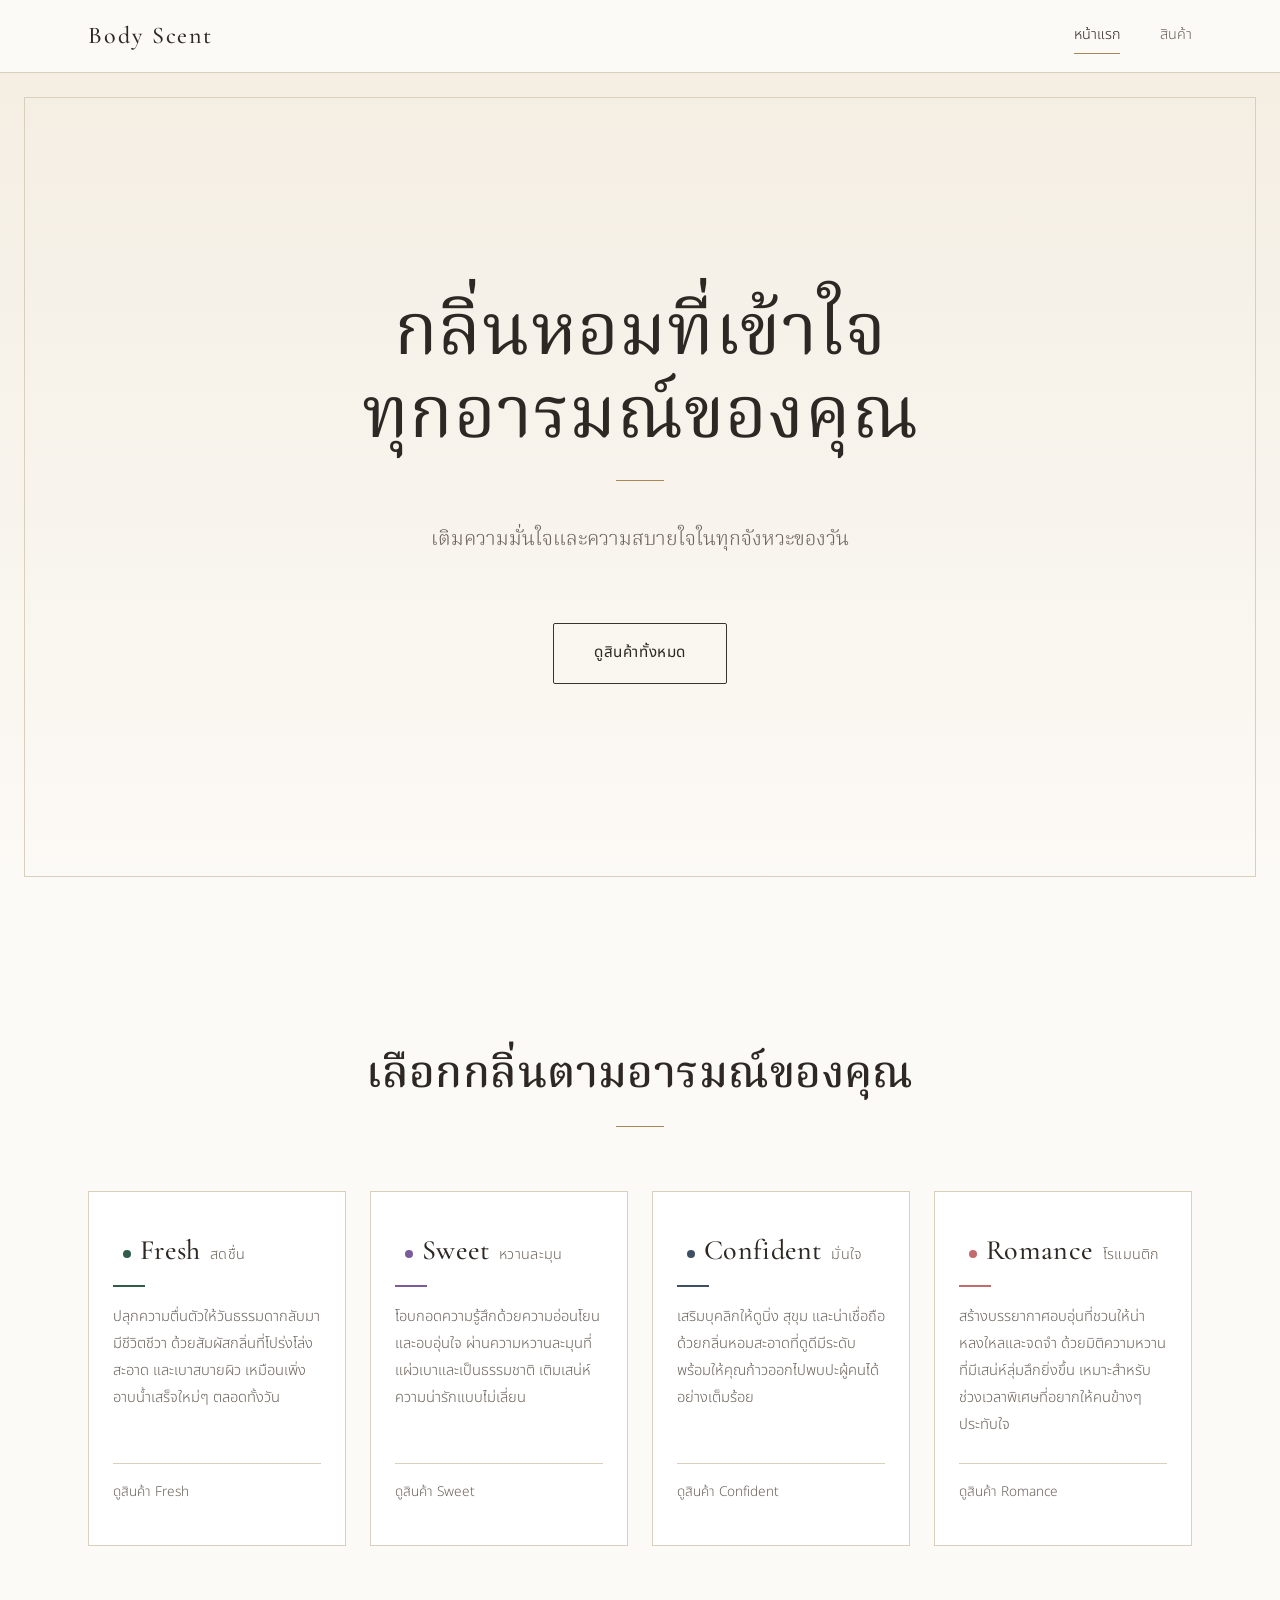
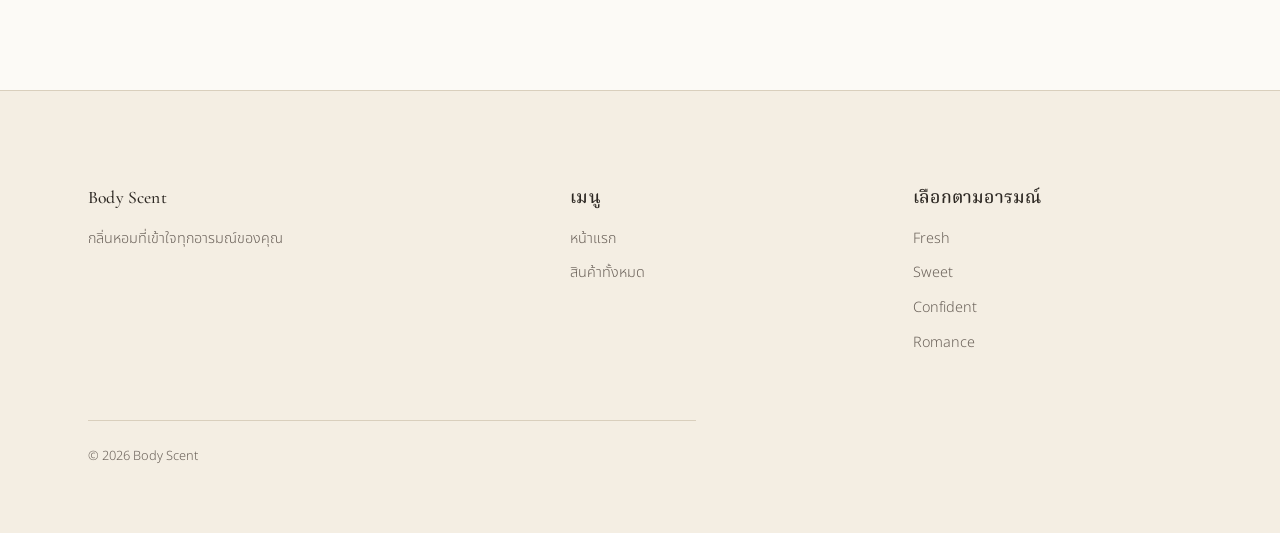
<file: index.html>
<!DOCTYPE html>
<html lang="th">
<head>
  <meta charset="UTF-8">
  <meta name="viewport" content="width=device-width, initial-scale=1">
  <title>Body Scent | น้ำหอมฉีดตัวและโรลออน</title>
  <meta name="description" content="กลิ่นหอมที่เข้าใจทุกอารมณ์ของคุณ เติมความมั่นใจและความสบายใจในทุกจังหวะของวัน">
  <link rel="stylesheet" href="style.css">
  <style>
    /* ส่วนเฉพาะหน้าแรก */
    .hero--full {
      position: relative;
      display: flex;
      align-items: center;
      min-height: calc(100vh - 4.5rem);
      min-height: calc(100svh - 4.5rem);
      padding: var(--space-6) 0;
    }

    .hero--full::before {
      content: "";
      position: absolute;
      inset: var(--space-3);
      border: 1px solid var(--line-soft);
      pointer-events: none;
    }

    .hero--full .container {
      display: block;
    }

    .hero--full h1 {
      margin-bottom: var(--space-4);
      font-weight: 400;
    }

    .hero--full .lead {
      margin-bottom: var(--space-5);
    }

    .mood-grid {
      display: grid;
      grid-template-columns: repeat(4, 1fr);
      gap: var(--space-3);
    }

    .mood-card {
      display: flex;
      flex-direction: column;
      padding: var(--space-4) var(--space-3);
      background: var(--white);
      border: 1px solid var(--line-soft);
      transition: border-color 0.25s ease;
    }

    .mood-card:hover {
      border-color: var(--line);
    }

    .mood-card h3 {
      font-size: 1.75rem;
    }

    .mood-card .mood-dot {
      margin-right: 0.6rem;
      vertical-align: middle;
    }

    .mood-card h3 span {
      margin-left: 0.6rem;
      font-family: var(--font-body);
      font-size: 0.9rem;
      font-weight: 300;
      color: var(--ink-soft);
    }

    .mood-card p {
      flex: 1;
      font-size: 0.92rem;
      line-height: 1.85;
    }

    .mood-card__more {
      padding-top: var(--space-2);
      border-top: 1px solid var(--line-soft);
      font-size: 0.85rem;
      color: var(--ink-soft);
      transition: color 0.2s ease;
    }

    .mood-card:hover .mood-card__more {
      color: var(--bronze-deep);
    }

    @media (max-width: 60rem) {
      .mood-grid {
        grid-template-columns: repeat(2, 1fr);
      }
    }

    @media (max-width: 40rem) {
      .hero--full {
        min-height: calc(100vh - 7rem);
        min-height: calc(100svh - 7rem);
      }

      .hero--full::before {
        inset: var(--space-2);
      }

      .mood-grid {
        grid-template-columns: 1fr;
      }
    }
  </style>
</head>
<body>

  <header class="site-header">
    <div class="container">
      <a class="brand" href="index.html">Body Scent</a>
      <nav class="nav" aria-label="เมนูหลัก">
        <a href="index.html" aria-current="page">หน้าแรก</a>
        <a href="product.html">สินค้า</a>
      </nav>
    </div>
  </header>

  <main>
    <section class="hero hero--full">
      <div class="container text-center">
        <h1 class="title-rule">กลิ่นหอมที่เข้าใจ<br>ทุกอารมณ์ของคุณ</h1>
        <p class="lead">เติมความมั่นใจและความสบายใจในทุกจังหวะของวัน</p>
        <a class="btn" href="product.html">ดูสินค้าทั้งหมด</a>
      </div>
    </section>

    <section class="section" id="moods">
      <div class="container">
        <div class="section-head text-center">
          <h2 class="title-rule">เลือกกลิ่นตามอารมณ์ของคุณ</h2>
        </div>

        <div class="mood-grid">
          <a class="mood-card" data-mood="fresh" href="product.html?mood=fresh">
            <h3 class="mood-rule"><span class="mood-dot"></span>Fresh<span>สดชื่น</span></h3>
            <p>ปลุกความตื่นตัวให้วันธรรมดากลับมามีชีวิตชีวา ด้วยสัมผัสกลิ่นที่โปร่งโล่ง สะอาด และเบาสบายผิว เหมือนเพิ่งอาบน้ำเสร็จใหม่ๆ ตลอดทั้งวัน</p>
            <span class="mood-card__more">ดูสินค้า Fresh</span>
          </a>

          <a class="mood-card" data-mood="sweet" href="product.html?mood=sweet">
            <h3 class="mood-rule"><span class="mood-dot"></span>Sweet<span>หวานละมุน</span></h3>
            <p>โอบกอดความรู้สึกด้วยความอ่อนโยนและอบอุ่นใจ ผ่านความหวานละมุนที่แผ่วเบาและเป็นธรรมชาติ เติมเสน่ห์ความน่ารักแบบไม่เลี่ยน</p>
            <span class="mood-card__more">ดูสินค้า Sweet</span>
          </a>

          <a class="mood-card" data-mood="confident" href="product.html?mood=confident">
            <h3 class="mood-rule"><span class="mood-dot"></span>Confident<span>มั่นใจ</span></h3>
            <p>เสริมบุคลิกให้ดูนิ่ง สุขุม และน่าเชื่อถือ ด้วยกลิ่นหอมสะอาดที่ดูดีมีระดับ พร้อมให้คุณก้าวออกไปพบปะผู้คนได้อย่างเต็มร้อย</p>
            <span class="mood-card__more">ดูสินค้า Confident</span>
          </a>

          <a class="mood-card" data-mood="romance" href="product.html?mood=romance">
            <h3 class="mood-rule"><span class="mood-dot"></span>Romance<span>โรแมนติก</span></h3>
            <p>สร้างบรรยากาศอบอุ่นที่ชวนให้น่าหลงใหลและจดจำ ด้วยมิติความหวานที่มีเสน่ห์ลุ่มลึกยิ่งขึ้น เหมาะสำหรับช่วงเวลาพิเศษที่อยากให้คนข้างๆ ประทับใจ</p>
            <span class="mood-card__more">ดูสินค้า Romance</span>
          </a>
        </div>
      </div>
    </section>
  </main>

  <footer class="site-footer">
    <div class="container">
      <div>
        <h4>Body Scent</h4>
        <p>กลิ่นหอมที่เข้าใจทุกอารมณ์ของคุณ</p>
      </div>
      <div>
        <h4>เมนู</h4>
        <ul>
          <li><a href="index.html">หน้าแรก</a></li>
          <li><a href="product.html">สินค้าทั้งหมด</a></li>
        </ul>
      </div>
      <div>
        <h4>เลือกตามอารมณ์</h4>
        <ul>
          <li><a href="product.html?mood=fresh">Fresh</a></li>
          <li><a href="product.html?mood=sweet">Sweet</a></li>
          <li><a href="product.html?mood=confident">Confident</a></li>
          <li><a href="product.html?mood=romance">Romance</a></li>
        </ul>
      </div>
      <p class="footer-note">© 2026 Body Scent</p>
    </div>
  </footer>

  <script src="script.js"></script>
</body>
</html>
</file>
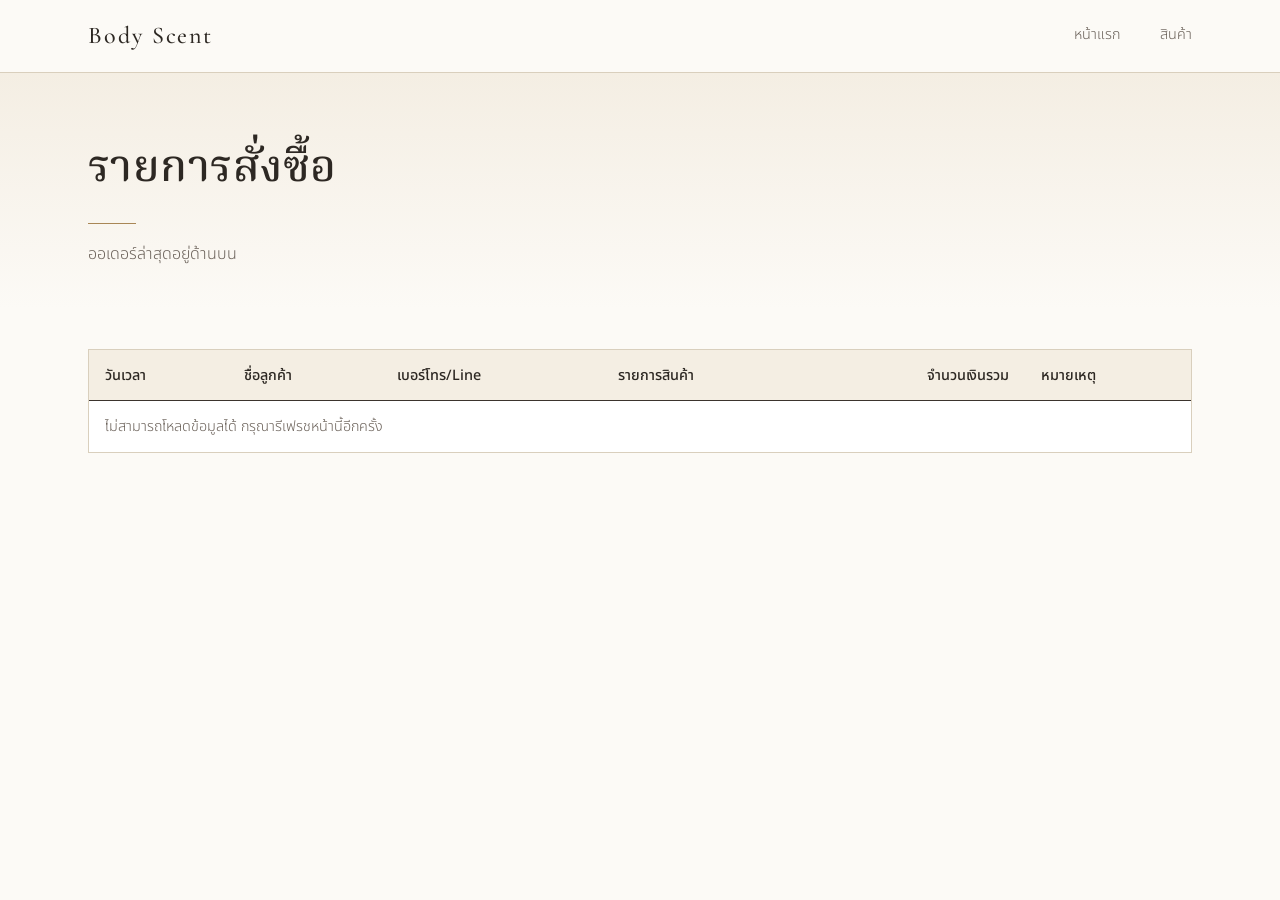
<file: admin.html>
<!DOCTYPE html>
<html lang="th">
<head>
  <meta charset="UTF-8">
  <meta name="viewport" content="width=device-width, initial-scale=1">
  <meta name="robots" content="noindex, nofollow">
  <title>รายการสั่งซื้อ — Body Scent</title>
  <link rel="stylesheet" href="style.css">
  <style>
    .page-head {
      padding: var(--space-5) 0 var(--space-4);
      background: linear-gradient(180deg, var(--cream) 0%, var(--ivory) 100%);
    }
    .page-head h1 {
      font-size: clamp(1.8rem, 4vw, 2.75rem);
      line-height: 1.4;
    }
    .page-head p {
      margin-bottom: 0;
    }
    .admin-section {
      padding: var(--space-4) 0 var(--space-6);
    }
    .table-wrap {
      overflow-x: auto;
      background: var(--white);
      border: 1px solid var(--line-soft);
    }
    #ordersTable {
      width: 100%;
      min-width: 52rem;
      border-collapse: collapse;
      font-size: 0.9rem;
    }
    #ordersTable th,
    #ordersTable td {
      padding: 0.85rem 1rem;
      text-align: left;
      vertical-align: top;
      border-bottom: 1px solid var(--line-soft);
      line-height: 1.6;
    }
    #ordersTable thead th {
      font-weight: 500;
      color: var(--ink);
      white-space: nowrap;
      border-bottom: 1px solid var(--line);
      background: var(--cream);
    }
    #ordersTable tbody td {
      color: var(--ink-soft);
    }
    #ordersTable tbody tr:last-child td {
      border-bottom: 0;
    }
    #ordersTable th:nth-child(5),
    #ordersTable td:nth-child(5) {
      text-align: right;
      white-space: nowrap;
    }
  </style>
</head>
<body>

  <header class="site-header">
    <div class="container">
      <a class="brand" href="index.html">Body Scent</a>
      <nav class="nav" aria-label="เมนูหลัก">
        <a href="index.html">หน้าแรก</a>
        <a href="product.html">สินค้า</a>
      </nav>
    </div>
  </header>

  <main>
    <section class="page-head">
      <div class="container">
        <h1 class="title-rule">รายการสั่งซื้อ</h1>
        <p>ออเดอร์ล่าสุดอยู่ด้านบน</p>
      </div>
    </section>

    <section class="admin-section">
      <div class="container">
        <div class="table-wrap">
          <table id="ordersTable">
            <thead>
              <tr>
                <th scope="col">วันเวลา</th>
                <th scope="col">ชื่อลูกค้า</th>
                <th scope="col">เบอร์โทร/Line</th>
                <th scope="col">รายการสินค้า</th>
                <th scope="col">จำนวนเงินรวม</th>
                <th scope="col">หมายเหตุ</th>
              </tr>
            </thead>
            <tbody></tbody>
          </table>
        </div>
      </div>
    </section>
  </main>

  <script src="script.js"></script>
</body>
</html>
</file>
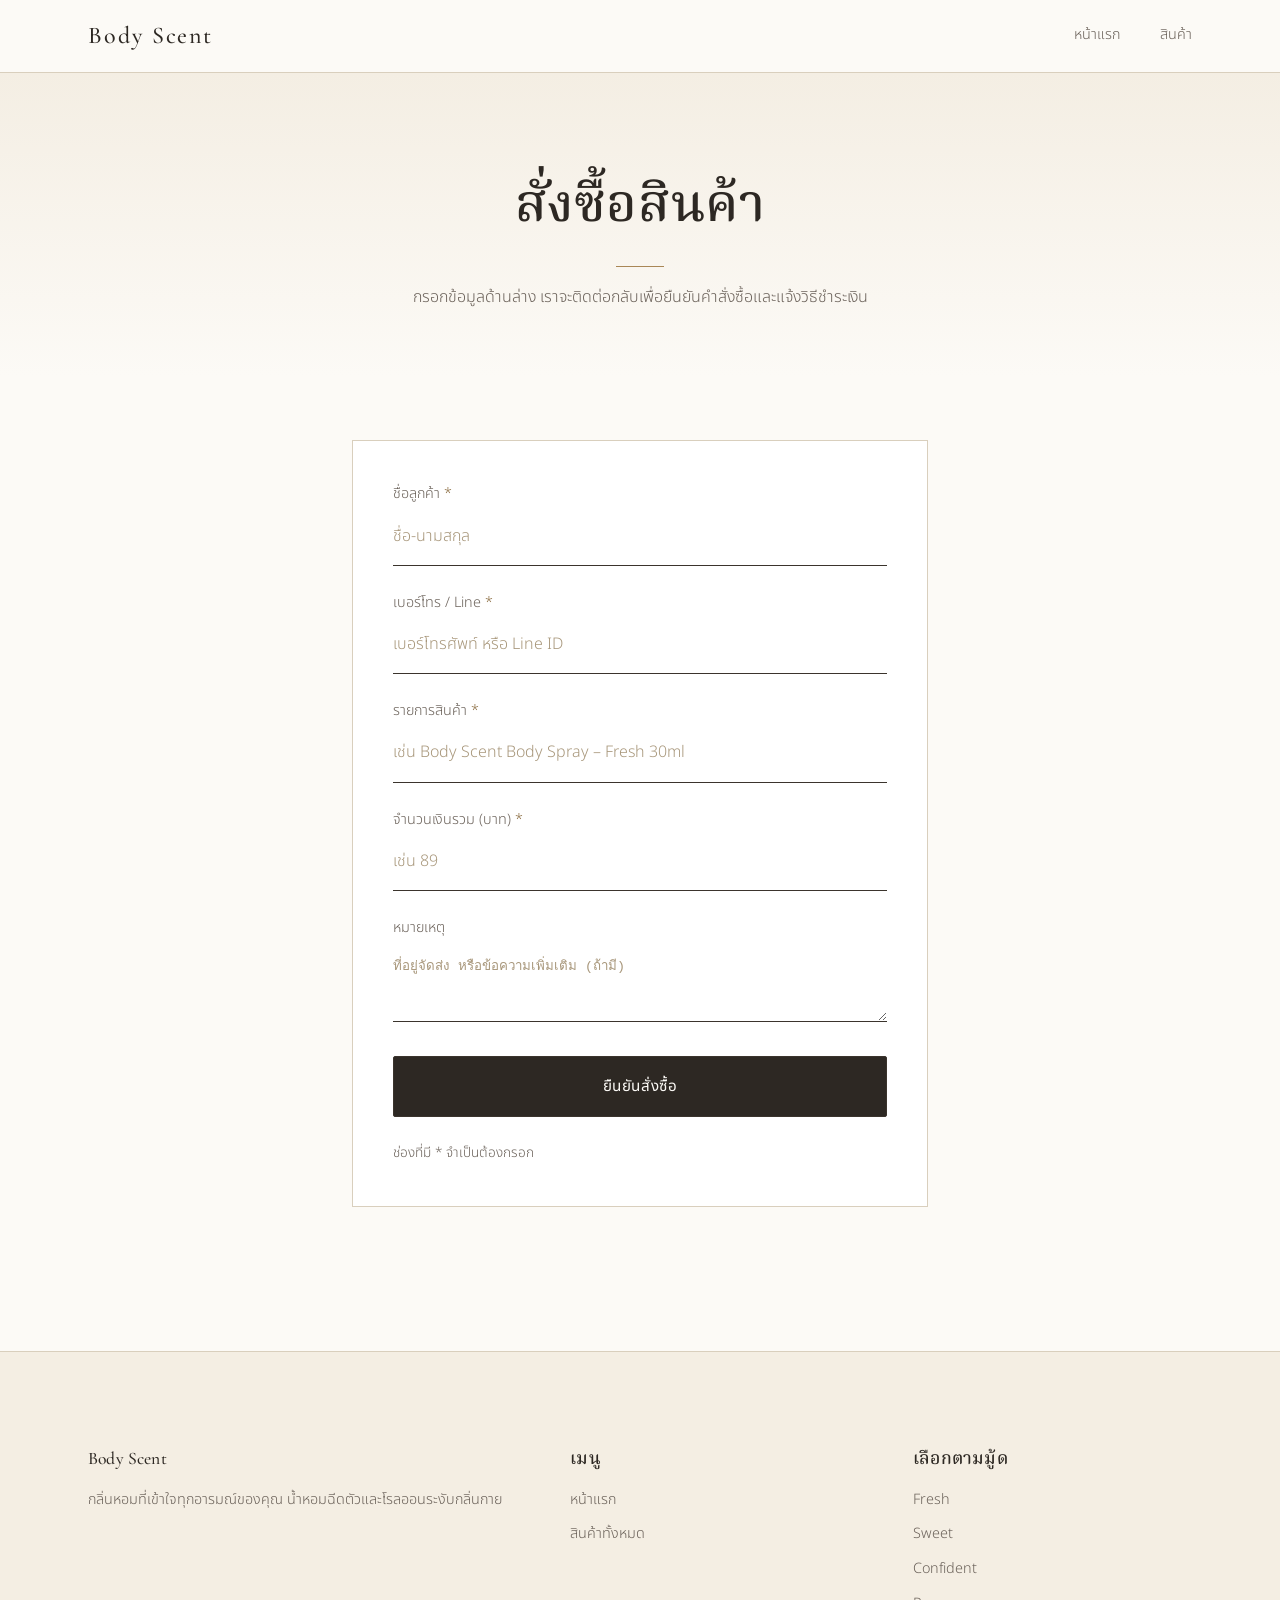
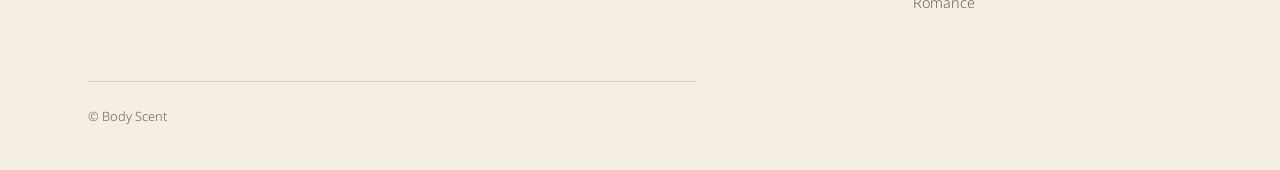
<file: order.html>
<!DOCTYPE html>
<html lang="th">
<head>
  <meta charset="UTF-8">
  <meta name="viewport" content="width=device-width, initial-scale=1">
  <title>สั่งซื้อสินค้า — Body Scent</title>
  <link rel="stylesheet" href="style.css">
  <style>
    .page-head {
      padding: var(--space-6) 0 var(--space-5);
      background: linear-gradient(180deg, var(--cream) 0%, var(--ivory) 100%);
    }
    .page-head h1 {
      font-size: clamp(2rem, 5vw, 3.25rem);
      line-height: 1.4;
    }
    .page-head p {
      margin-bottom: 0;
    }
    .order-section {
      padding: var(--space-5) 0 var(--space-7);
    }
    .order-form {
      max-width: 36rem;
      margin: 0 auto;
      padding: var(--space-4) var(--space-4) var(--space-4);
      background: var(--white);
      border: 1px solid var(--line-soft);
    }
    .field {
      margin-bottom: var(--space-3);
    }
    .field label {
      display: block;
      font-size: 0.9rem;
      color: var(--ink-soft);
    }
    .field label .req {
      color: var(--bronze-deep);
    }
    .field textarea {
      resize: vertical;
      min-height: 5rem;
    }
    .field input:focus,
    .field textarea:focus {
      outline: none;
      border-bottom-color: var(--bronze-deep);
    }
    .field input:disabled,
    .field textarea:disabled {
      opacity: 0.6;
    }
    .order-form .btn {
      margin-top: var(--space-2);
    }
    .btn:disabled {
      opacity: 0.5;
      cursor: not-allowed;
    }
    .btn:disabled:hover {
      background: transparent;
      color: var(--ink);
    }
    .btn--solid:disabled:hover {
      background: var(--ink);
      color: var(--ivory);
    }
    .form-hint {
      margin: var(--space-3) 0 0;
      font-size: 0.85rem;
    }
    @media (max-width: 40rem) {
      .order-form {
        padding: var(--space-3) var(--space-2);
      }
    }
  </style>
</head>
<body>

  <header class="site-header">
    <div class="container">
      <a class="brand" href="index.html">Body Scent</a>
      <nav class="nav" aria-label="เมนูหลัก">
        <a href="index.html">หน้าแรก</a>
        <a href="product.html">สินค้า</a>
      </nav>
    </div>
  </header>

  <main>
    <section class="page-head text-center">
      <div class="container">
        <h1 class="title-rule">สั่งซื้อสินค้า</h1>
        <p>กรอกข้อมูลด้านล่าง เราจะติดต่อกลับเพื่อยืนยันคำสั่งซื้อและแจ้งวิธีชำระเงิน</p>
      </div>
    </section>

    <section class="order-section">
      <div class="container">
        <form id="orderForm" class="order-form" novalidate>
          <div class="field">
            <label for="customerName">ชื่อลูกค้า <span class="req">*</span></label>
            <input type="text" id="customerName" name="customerName" autocomplete="name" placeholder="ชื่อ-นามสกุล" required>
          </div>

          <div class="field">
            <label for="contact">เบอร์โทร / Line <span class="req">*</span></label>
            <input type="text" id="contact" name="contact" autocomplete="tel" placeholder="เบอร์โทรศัพท์ หรือ Line ID" required>
          </div>

          <div class="field">
            <label for="items">รายการสินค้า <span class="req">*</span></label>
            <input type="text" id="items" name="items" placeholder="เช่น Body Scent Body Spray – Fresh 30ml" required>
          </div>

          <div class="field">
            <label for="total">จำนวนเงินรวม (บาท) <span class="req">*</span></label>
            <input type="text" id="total" name="total" inputmode="numeric" placeholder="เช่น 89" required>
          </div>

          <div class="field">
            <label for="note">หมายเหตุ</label>
            <textarea id="note" name="note" rows="3" placeholder="ที่อยู่จัดส่ง หรือข้อความเพิ่มเติม (ถ้ามี)"></textarea>
          </div>

          <button type="submit" class="btn btn--solid btn--block">ยืนยันสั่งซื้อ</button>
          <p class="form-hint">ช่องที่มี * จำเป็นต้องกรอก</p>
        </form>
      </div>
    </section>
  </main>

  <footer class="site-footer">
    <div class="container">
      <div>
        <h4>Body Scent</h4>
        <p>กลิ่นหอมที่เข้าใจทุกอารมณ์ของคุณ น้ำหอมฉีดตัวและโรลออนระงับกลิ่นกาย</p>
      </div>
      <div>
        <h4>เมนู</h4>
        <ul>
          <li><a href="index.html">หน้าแรก</a></li>
          <li><a href="product.html">สินค้าทั้งหมด</a></li>
        </ul>
      </div>
      <div>
        <h4>เลือกตามมู้ด</h4>
        <ul>
          <li><a href="product.html?mood=fresh">Fresh</a></li>
          <li><a href="product.html?mood=sweet">Sweet</a></li>
          <li><a href="product.html?mood=confident">Confident</a></li>
          <li><a href="product.html?mood=romance">Romance</a></li>
        </ul>
      </div>
      <p class="footer-note mb-0">&copy; Body Scent</p>
    </div>
  </footer>

  <script src="script.js"></script>
</body>
</html>
</file>
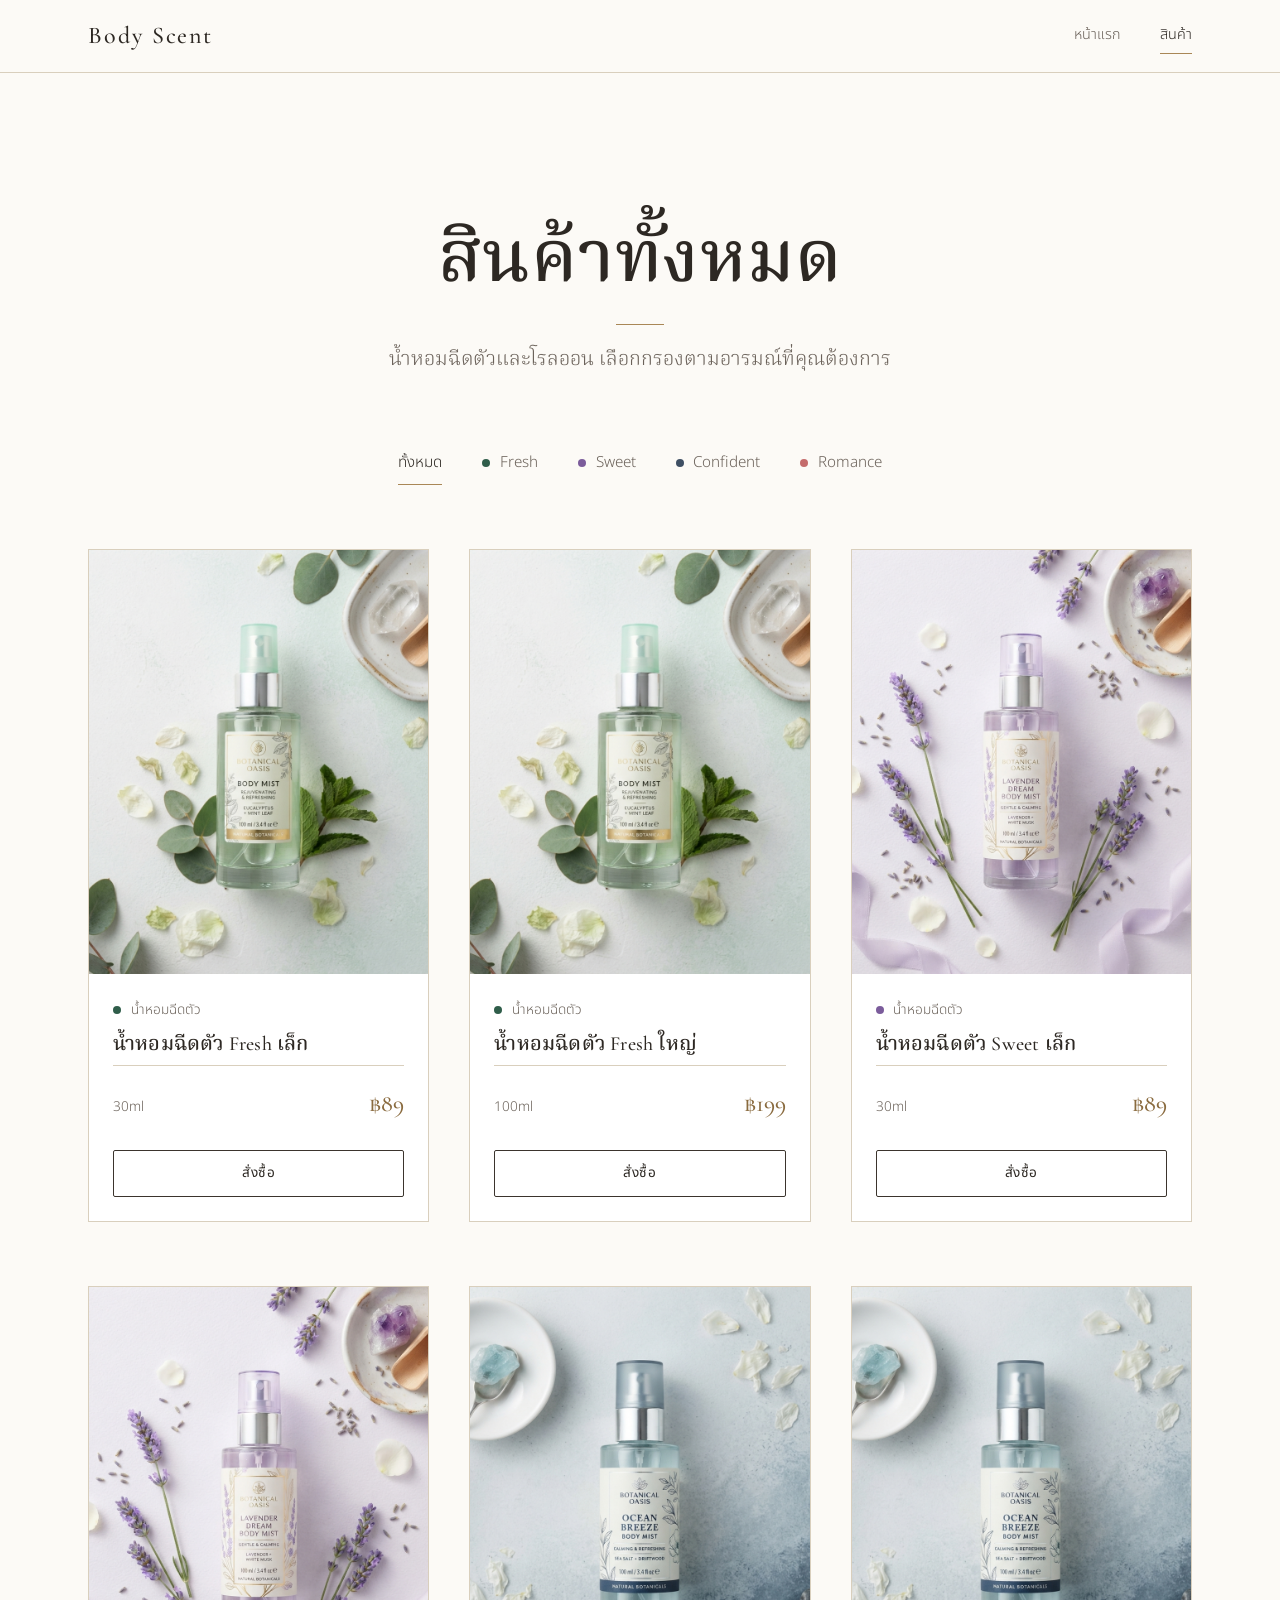
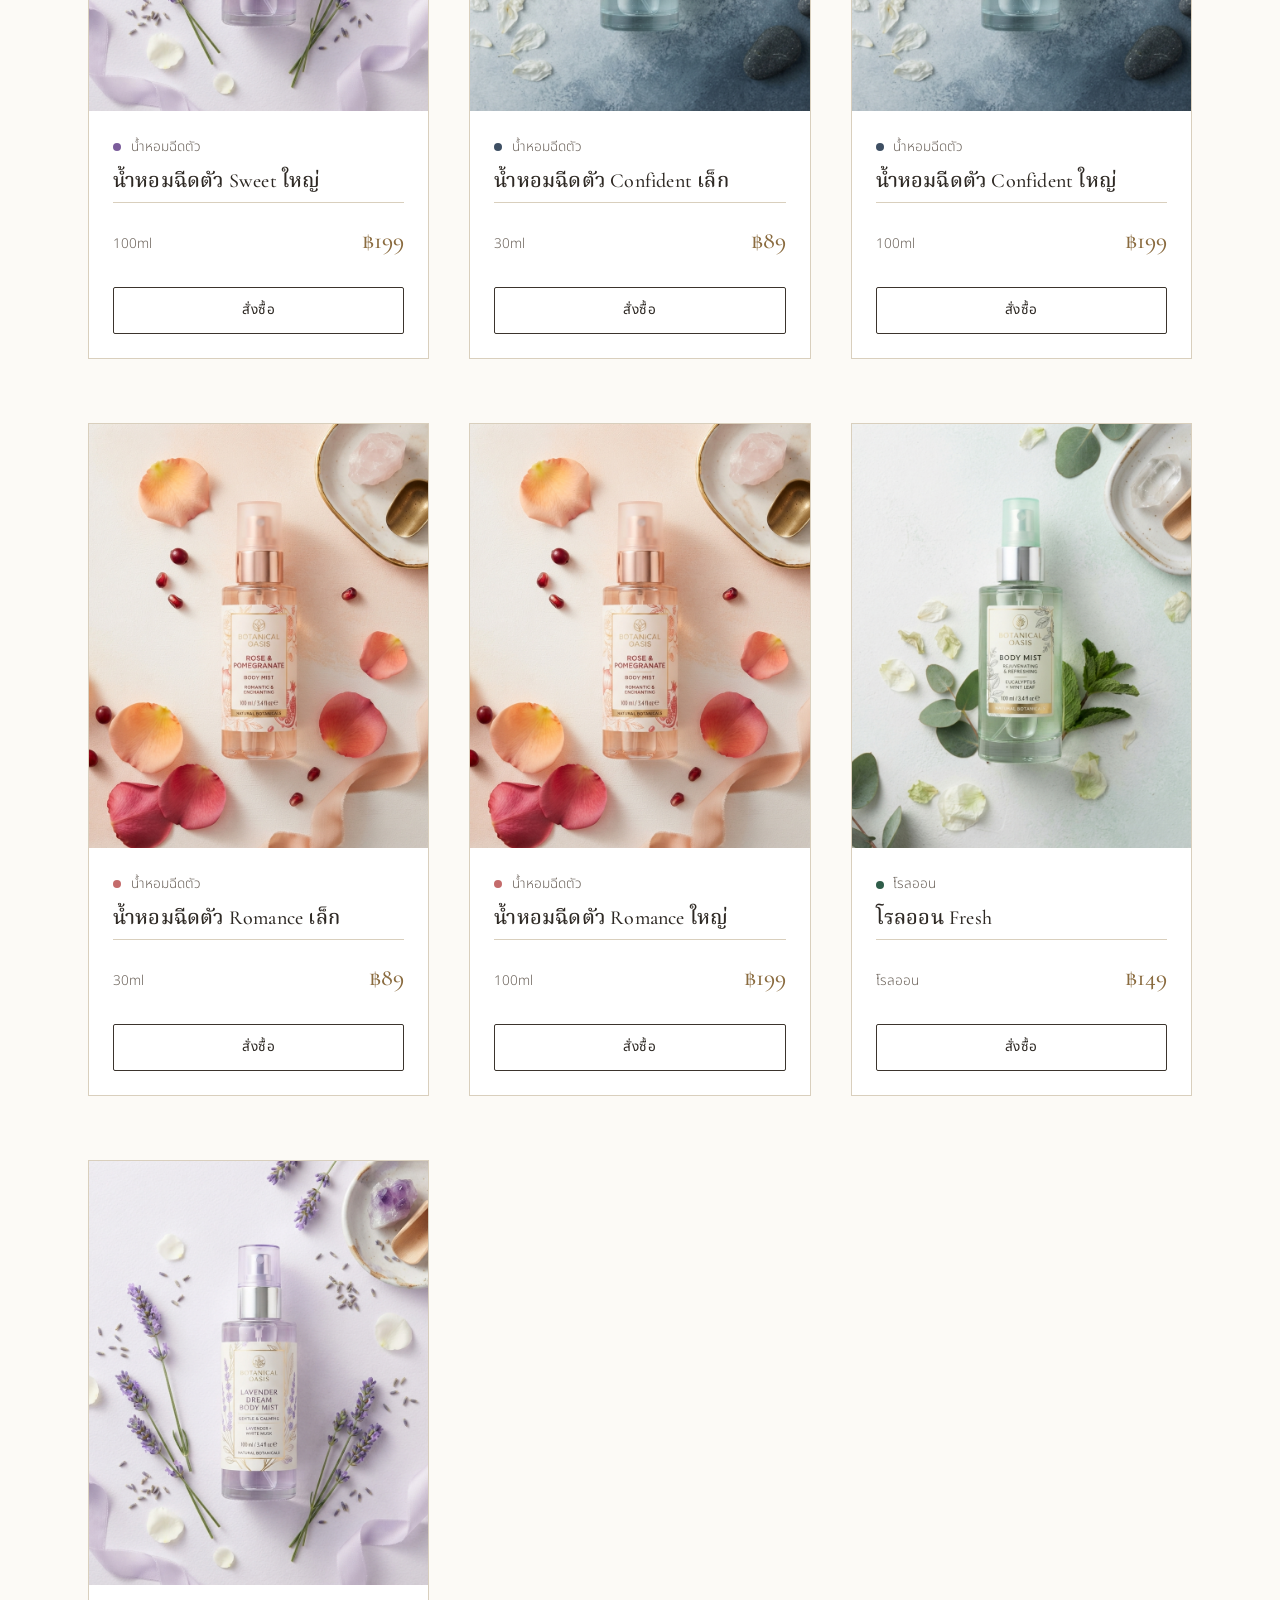
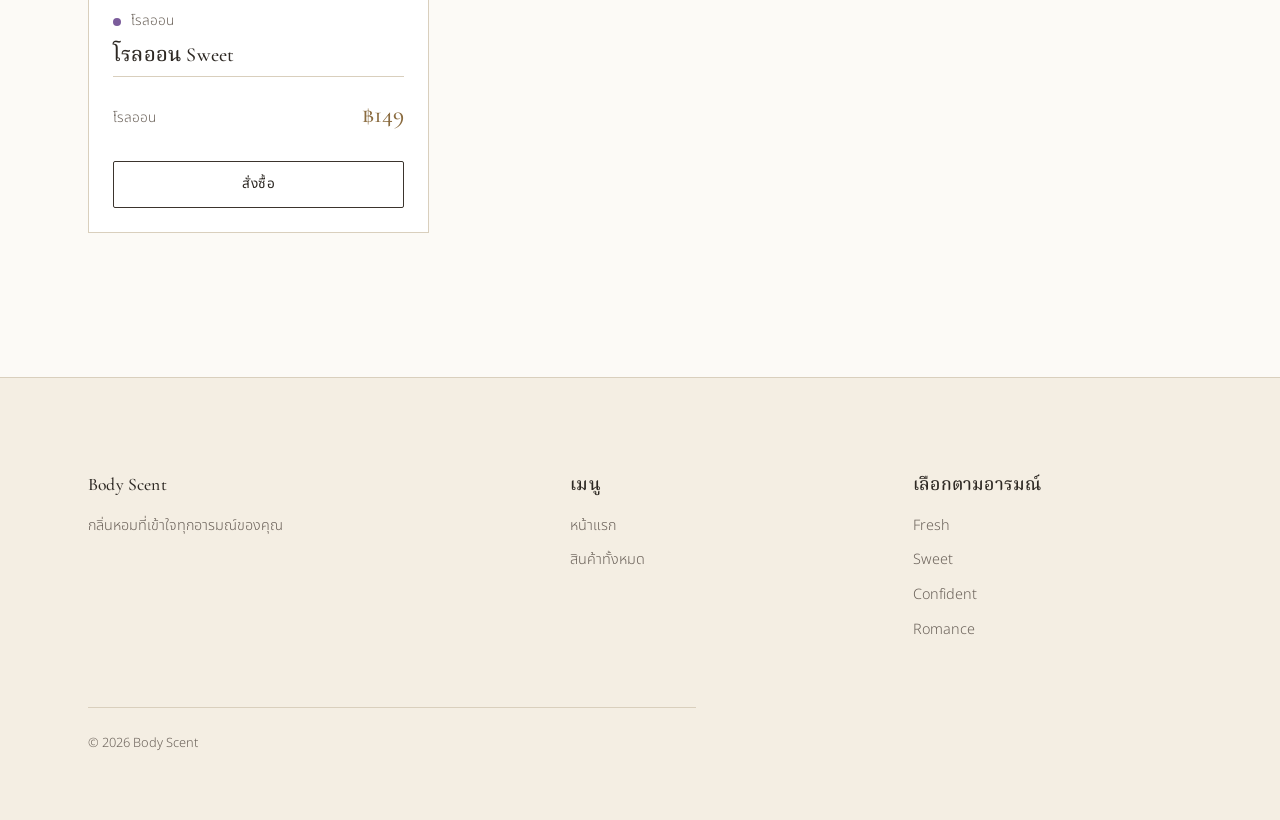
<file: product.html>
<!DOCTYPE html>
<html lang="th">
<head>
  <meta charset="UTF-8">
  <meta name="viewport" content="width=device-width, initial-scale=1">
  <title>สินค้าทั้งหมด | Body Scent</title>
  <meta name="description" content="น้ำหอมฉีดตัวและโรลออน Body Scent เลือกกรองตามอารมณ์ Fresh, Sweet, Confident และ Romance">
  <link rel="stylesheet" href="style.css">
</head>
<body>

  <header class="site-header">
    <div class="container">
      <a class="brand" href="index.html">Body Scent</a>
      <nav class="nav" aria-label="เมนูหลัก">
        <a href="index.html">หน้าแรก</a>
        <a href="product.html" aria-current="page">สินค้า</a>
      </nav>
    </div>
  </header>

  <main>
    <section class="section">
      <div class="container">
        <div class="section-head text-center">
          <h1 class="title-rule">สินค้าทั้งหมด</h1>
          <p class="lead">น้ำหอมฉีดตัวและโรลออน เลือกกรองตามอารมณ์ที่คุณต้องการ</p>
        </div>

        <div id="filter-bar" class="filter"></div>
        <div id="product-list" class="product-grid"></div>
        <noscript><p class="text-center">กรุณาเปิดใช้งาน JavaScript เพื่อดูรายการสินค้า</p></noscript>
      </div>
    </section>
  </main>

  <footer class="site-footer">
    <div class="container">
      <div>
        <h4>Body Scent</h4>
        <p>กลิ่นหอมที่เข้าใจทุกอารมณ์ของคุณ</p>
      </div>
      <div>
        <h4>เมนู</h4>
        <ul>
          <li><a href="index.html">หน้าแรก</a></li>
          <li><a href="product.html">สินค้าทั้งหมด</a></li>
        </ul>
      </div>
      <div>
        <h4>เลือกตามอารมณ์</h4>
        <ul>
          <li><a href="product.html?mood=fresh">Fresh</a></li>
          <li><a href="product.html?mood=sweet">Sweet</a></li>
          <li><a href="product.html?mood=confident">Confident</a></li>
          <li><a href="product.html?mood=romance">Romance</a></li>
        </ul>
      </div>
      <p class="footer-note">© 2026 Body Scent</p>
    </div>
  </footer>

  <script src="script.js"></script>
</body>
</html>
</file>
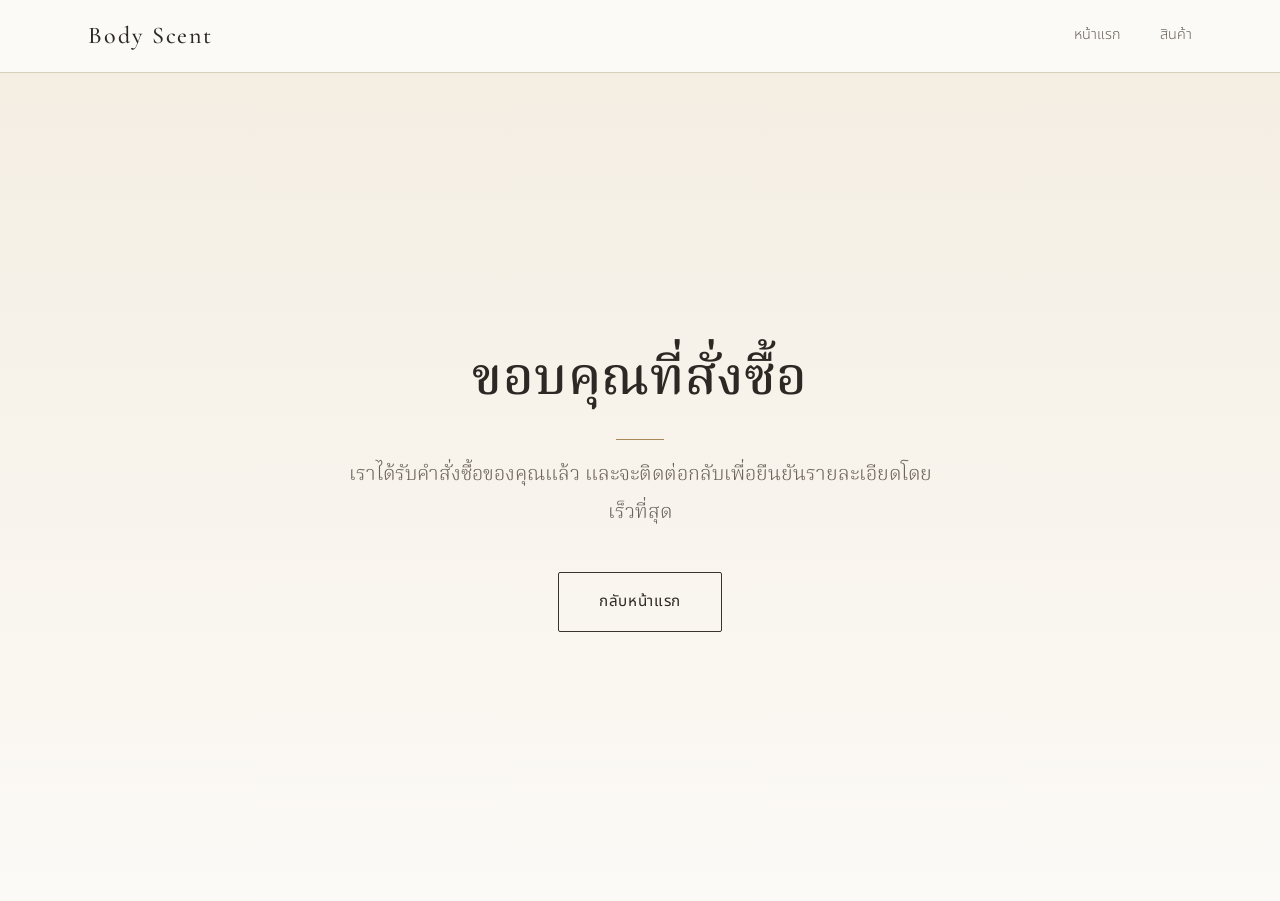
<file: thankyou.html>
<!DOCTYPE html>
<html lang="th">
<head>
  <meta charset="UTF-8">
  <meta name="viewport" content="width=device-width, initial-scale=1">
  <title>ขอบคุณที่สั่งซื้อ — Body Scent</title>
  <link rel="stylesheet" href="style.css">
  <style>
    .thanks {
      display: flex;
      align-items: center;
      min-height: calc(100vh - 4.5rem);
      min-height: calc(100svh - 4.5rem);
      padding: var(--space-6) 0;
      background: linear-gradient(180deg, var(--cream) 0%, var(--ivory) 100%);
    }
    .thanks h1 {
      font-size: clamp(2rem, 5vw, 3.25rem);
      line-height: 1.4;
    }
    .thanks p {
      margin-bottom: var(--space-4);
    }
  </style>
</head>
<body>

  <header class="site-header">
    <div class="container">
      <a class="brand" href="index.html">Body Scent</a>
      <nav class="nav" aria-label="เมนูหลัก">
        <a href="index.html">หน้าแรก</a>
        <a href="product.html">สินค้า</a>
      </nav>
    </div>
  </header>

  <main class="thanks">
    <div class="container text-center">
      <h1 class="title-rule">ขอบคุณที่สั่งซื้อ</h1>
      <p class="lead">เราได้รับคำสั่งซื้อของคุณแล้ว และจะติดต่อกลับเพื่อยืนยันรายละเอียดโดยเร็วที่สุด</p>
      <a class="btn" href="index.html">กลับหน้าแรก</a>
    </div>
  </main>

</body>
</html>
</file>
<file: style.css>
/* ==========================================================
   Body Scent — Global Theme
   โทนพรีเมียม เรียบหรู มินิมอล
   ขาว-ครีม-เบจเข้ม + สีเน้นทอง/บรอนซ์อ่อน
   ========================================================== */

@import url("https://fonts.googleapis.com/css2?family=Cormorant+Garamond:wght@400;500;600&family=Noto+Sans+Thai:wght@300;400;500&family=Noto+Serif+Thai:wght@300;400;500&display=swap");

/* ---------- Design tokens ---------- */
:root {
  /* Base palette */
  --white: #ffffff;
  --ivory: #fcfaf6;
  --cream: #f4eee3;
  --sand: #e6dccb;
  --beige-deep: #a8977b;
  --ink: #2d2823;
  --ink-soft: #6b625a;

  /* Accent: soft gold / bronze */
  --bronze: #a98756;
  --bronze-deep: #8a6b3f;
  --bronze-light: #cdb589;

  /* Lines */
  --line: #3b342d;
  --line-soft: #d9cfbd;

  /* Mood colors — ใช้เป็นจุดเล็กๆ เท่านั้น */
  --mood-fresh: #2f5d4a;
  --mood-sweet: #7b5c9b;
  --mood-confident: #3e4f63;
  --mood-romance: #c46b6b;
  --mood: var(--bronze);

  /* Type */
  --font-display: "Cormorant Garamond", "Noto Serif Thai", Georgia, serif;
  --font-serif-th: "Noto Serif Thai", "Cormorant Garamond", Georgia, serif;
  --font-body: "Noto Sans Thai", "Helvetica Neue", Arial, sans-serif;

  /* Spacing scale */
  --space-1: 0.5rem;
  --space-2: 1rem;
  --space-3: 1.5rem;
  --space-4: 2.5rem;
  --space-5: 4rem;
  --space-6: 6rem;
  --space-7: 9rem;

  --container: 72rem;
  --radius: 2px;
}

/* ---------- Reset ---------- */
*,
*::before,
*::after {
  box-sizing: border-box;
}

html {
  -webkit-text-size-adjust: 100%;
  scroll-behavior: smooth;
}

body {
  margin: 0;
  background: var(--ivory);
  color: var(--ink);
  font-family: var(--font-body);
  font-size: 1rem;
  font-weight: 300;
  line-height: 1.85;
  -webkit-font-smoothing: antialiased;
}

img {
  display: block;
  max-width: 100%;
  height: auto;
}

a {
  color: inherit;
  text-decoration: none;
}

ul,
ol {
  margin: 0;
  padding: 0;
  list-style: none;
}

button,
input,
select {
  font: inherit;
  color: inherit;
}

:focus-visible {
  outline: 1px solid var(--bronze-deep);
  outline-offset: 4px;
}

/* ---------- Typography ---------- */
h1,
h2,
h3,
h4 {
  margin: 0 0 var(--space-2);
  font-family: var(--font-display);
  font-weight: 500;
  line-height: 1.3;
  letter-spacing: 0.01em;
  color: var(--ink);
}

h1 {
  font-size: clamp(2.5rem, 6vw, 4.5rem);
  line-height: 1.15;
}

h2 {
  font-size: clamp(1.9rem, 4vw, 2.75rem);
}

h3 {
  font-size: clamp(1.3rem, 2.4vw, 1.6rem);
}

p {
  margin: 0 0 var(--space-3);
  max-width: 38rem;
  color: var(--ink-soft);
}

.lead {
  font-family: var(--font-serif-th);
  font-size: clamp(1.05rem, 2vw, 1.25rem);
  font-weight: 300;
  line-height: 1.9;
}

.text-center {
  text-align: center;
}

.text-center p,
.text-center .lead {
  margin-left: auto;
  margin-right: auto;
}

/* เส้นสั้นสีทองใต้หัวข้อ */
.title-rule::after {
  content: "";
  display: block;
  width: 3rem;
  height: 1px;
  margin-top: var(--space-3);
  background: var(--bronze);
}

.text-center.title-rule::after,
.text-center .title-rule::after {
  margin-left: auto;
  margin-right: auto;
}

/* ---------- Layout ---------- */
.container {
  width: 100%;
  max-width: var(--container);
  margin: 0 auto;
  padding: 0 var(--space-3);
}

.section {
  padding: var(--space-7) 0;
}

.section--cream {
  background: var(--cream);
}

.section--white {
  background: var(--white);
}

.section-head {
  margin-bottom: var(--space-5);
}

.divider {
  height: 1px;
  border: 0;
  margin: 0;
  background: var(--line-soft);
}

/* ---------- Header / Nav ---------- */
.site-header {
  position: sticky;
  top: 0;
  z-index: 50;
  background: rgba(252, 250, 246, 0.94);
  backdrop-filter: blur(6px);
  border-bottom: 1px solid var(--line-soft);
}

.site-header .container {
  display: flex;
  align-items: center;
  justify-content: space-between;
  gap: var(--space-3);
  min-height: 4.5rem;
}

.brand {
  font-family: var(--font-display);
  font-size: 1.5rem;
  font-weight: 500;
  letter-spacing: 0.08em;
}

.nav {
  display: flex;
  align-items: center;
  gap: var(--space-4);
}

.nav a {
  font-size: 0.9rem;
  color: var(--ink-soft);
  padding: 0.25rem 0;
  border-bottom: 1px solid transparent;
  transition: color 0.2s ease, border-color 0.2s ease;
}

.nav a:hover,
.nav a[aria-current="page"] {
  color: var(--ink);
  border-bottom-color: var(--bronze);
}

/* ---------- Buttons ---------- */
.btn {
  display: inline-block;
  padding: 0.95rem 2.5rem;
  border: 1px solid var(--line);
  border-radius: var(--radius);
  background: transparent;
  color: var(--ink);
  font-size: 0.95rem;
  font-weight: 400;
  letter-spacing: 0.04em;
  text-align: center;
  cursor: pointer;
  transition: background 0.25s ease, color 0.25s ease, border-color 0.25s ease;
}

.btn:hover {
  background: var(--ink);
  color: var(--ivory);
}

.btn--solid {
  background: var(--ink);
  color: var(--ivory);
}

.btn--solid:hover {
  background: var(--bronze-deep);
  border-color: var(--bronze-deep);
}

.btn--small {
  padding: 0.6rem 1.5rem;
  font-size: 0.85rem;
}

.btn--block {
  display: block;
  width: 100%;
}

/* ---------- Hero ---------- */
.hero {
  padding: var(--space-7) 0 var(--space-6);
  background: linear-gradient(180deg, var(--cream) 0%, var(--ivory) 100%);
}

.hero .container {
  display: grid;
  grid-template-columns: 1.1fr 0.9fr;
  gap: var(--space-5);
  align-items: center;
}

.hero p {
  margin-bottom: var(--space-4);
}

.hero__image {
  border: 1px solid var(--line-soft);
  padding: var(--space-2);
  background: var(--white);
}

/* ---------- Mood filter ---------- */
.filter {
  display: flex;
  flex-wrap: wrap;
  justify-content: center;
  gap: var(--space-2) var(--space-4);
  margin-bottom: var(--space-5);
}

.filter button {
  display: inline-flex;
  align-items: center;
  gap: 0.6rem;
  padding: 0.4rem 0;
  background: none;
  border: 0;
  border-bottom: 1px solid transparent;
  color: var(--ink-soft);
  font-size: 0.95rem;
  cursor: pointer;
  transition: color 0.2s ease, border-color 0.2s ease;
}

.filter button:hover,
.filter button[aria-pressed="true"],
.filter button.is-active {
  color: var(--ink);
  border-bottom-color: var(--bronze);
}

/* ---------- Mood accents (จุดเล็กๆ เท่านั้น) ---------- */
[data-mood="fresh"],
.mood-fresh {
  --mood: var(--mood-fresh);
}
[data-mood="sweet"],
.mood-sweet {
  --mood: var(--mood-sweet);
}
[data-mood="confident"],
.mood-confident {
  --mood: var(--mood-confident);
}
[data-mood="romance"],
.mood-romance {
  --mood: var(--mood-romance);
}

.mood-dot {
  display: inline-block;
  width: 0.5rem;
  height: 0.5rem;
  border-radius: 50%;
  background: var(--mood);
  flex-shrink: 0;
}

.mood-label {
  display: inline-flex;
  align-items: center;
  gap: 0.6rem;
  font-size: 0.85rem;
  color: var(--ink-soft);
}

/* เส้นสีโมดสั้นๆ ใต้หัวข้อ */
.mood-rule::after {
  content: "";
  display: block;
  width: 2rem;
  height: 2px;
  margin-top: var(--space-2);
  background: var(--mood);
}

/* ---------- Product grid / card ---------- */
.product-grid {
  display: grid;
  grid-template-columns: repeat(auto-fill, minmax(15.5rem, 1fr));
  gap: var(--space-5) var(--space-4);
}

.product-card {
  display: flex;
  flex-direction: column;
  background: var(--white);
  border: 1px solid var(--line-soft);
  transition: border-color 0.25s ease;
}

.product-card:hover {
  border-color: var(--line);
}

.product-card__image {
  aspect-ratio: 4 / 5;
  overflow: hidden;
  background: var(--cream);
}

.product-card__image img {
  width: 100%;
  height: 100%;
  object-fit: cover;
}

.product-card__body {
  display: flex;
  flex-direction: column;
  flex: 1;
  padding: var(--space-3);
}

.product-card__title {
  margin: var(--space-1) 0;
  font-size: 1.25rem;
}

.product-card__desc {
  flex: 1;
  margin-bottom: var(--space-3);
  font-size: 0.9rem;
  line-height: 1.8;
}

.product-card__meta {
  display: flex;
  align-items: baseline;
  justify-content: space-between;
  padding-top: var(--space-2);
  margin-bottom: var(--space-3);
  border-top: 1px solid var(--line-soft);
  font-size: 0.85rem;
  color: var(--ink-soft);
}

.price {
  font-family: var(--font-display);
  font-size: 1.5rem;
  font-weight: 500;
  color: var(--bronze-deep);
}

.price small {
  font-family: var(--font-body);
  font-size: 0.8rem;
  font-weight: 300;
  color: var(--ink-soft);
}

/* ---------- Feature / info blocks ---------- */
.features {
  display: grid;
  grid-template-columns: repeat(auto-fit, minmax(14rem, 1fr));
  gap: var(--space-5) var(--space-4);
}

.feature {
  padding-top: var(--space-3);
  border-top: 1px solid var(--line);
}

.feature p {
  margin-bottom: 0;
  font-size: 0.92rem;
}

/* ---------- Forms ---------- */
input[type="text"],
input[type="email"],
input[type="tel"],
select,
textarea {
  width: 100%;
  padding: 0.85rem 0;
  background: transparent;
  border: 0;
  border-bottom: 1px solid var(--line);
  border-radius: 0;
  font-weight: 300;
}

input::placeholder,
textarea::placeholder {
  color: var(--beige-deep);
}

/* ---------- Footer ---------- */
.site-footer {
  padding: var(--space-6) 0 var(--space-4);
  background: var(--cream);
  border-top: 1px solid var(--line-soft);
  font-size: 0.9rem;
  color: var(--ink-soft);
}

.site-footer .container {
  display: grid;
  grid-template-columns: 1.5fr 1fr 1fr;
  gap: var(--space-5);
}

.site-footer h4 {
  font-size: 1.1rem;
}

.site-footer li + li {
  margin-top: var(--space-1);
}

.site-footer a:hover {
  color: var(--bronze-deep);
}

.footer-note {
  grid-column: 1 / -1;
  padding-top: var(--space-3);
  border-top: 1px solid var(--line-soft);
  font-size: 0.8rem;
}

/* ---------- Utilities ---------- */
.mt-0 { margin-top: 0; }
.mt-3 { margin-top: var(--space-3); }
.mt-5 { margin-top: var(--space-5); }
.mb-0 { margin-bottom: 0; }

.visually-hidden {
  position: absolute;
  width: 1px;
  height: 1px;
  margin: -1px;
  padding: 0;
  overflow: hidden;
  clip: rect(0, 0, 0, 0);
  white-space: nowrap;
  border: 0;
}

/* ---------- Responsive ---------- */
@media (max-width: 60rem) {
  .section {
    padding: var(--space-6) 0;
  }

  .hero .container {
    grid-template-columns: 1fr;
    gap: var(--space-4);
  }

  .site-footer .container {
    grid-template-columns: 1fr 1fr;
  }

  .site-footer .container > :first-child {
    grid-column: 1 / -1;
  }
}

@media (max-width: 40rem) {
  :root {
    --space-5: 3rem;
    --space-6: 4.5rem;
    --space-7: 5.5rem;
  }

  .container {
    padding: 0 var(--space-2);
  }

  .site-header .container {
    flex-direction: column;
    justify-content: center;
    gap: var(--space-1);
    padding-top: var(--space-2);
    padding-bottom: var(--space-2);
  }

  .nav {
    gap: var(--space-3);
  }

  .product-grid {
    grid-template-columns: 1fr;
  }

  .btn {
    width: 100%;
  }

  .site-footer .container {
    grid-template-columns: 1fr;
    gap: var(--space-4);
  }
}

@media (prefers-reduced-motion: reduce) {
  html {
    scroll-behavior: auto;
  }

  *,
  *::before,
  *::after {
    transition: none !important;
  }
}
</file>
